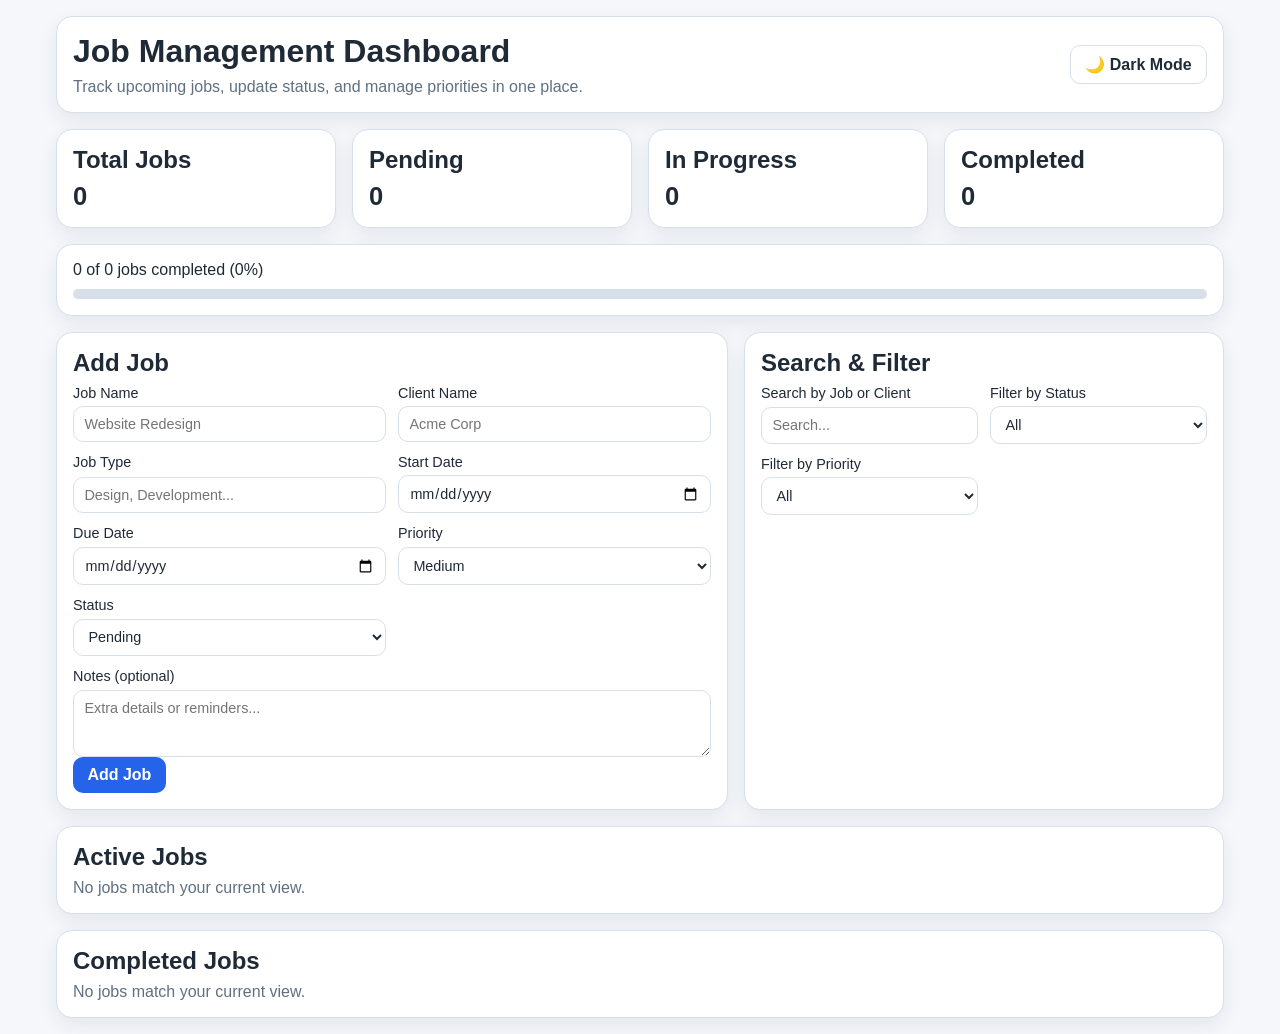
<file: index.html>
<!DOCTYPE html>
<html lang="en">
  <head>
    <meta charset="UTF-8" />
    <meta name="viewport" content="width=device-width, initial-scale=1.0" />
    <title>Upcoming Jobs Alert & Job Status Manager</title>
    <link rel="stylesheet" href="style.css" />
  </head>
  <body>
    <div class="job-shell">
      <header class="job-header-main card">
        <div>
          <h1>Job Management Dashboard</h1>
          <p class="muted">Track upcoming jobs, update status, and manage priorities in one place.</p>
        </div>
        <button id="darkModeToggle" class="btn secondary" type="button" aria-label="Toggle dark mode">
          🌙 Dark Mode
        </button>
      </header>

      <section id="notificationBanner" class="notification hidden" aria-live="polite"></section>

      <section class="stats-grid" aria-label="Job status summary">
        <article class="stat-card card">
          <h2>Total Jobs</h2>
          <p id="totalJobs">0</p>
        </article>
        <article class="stat-card card">
          <h2>Pending</h2>
          <p id="pendingJobs">0</p>
        </article>
        <article class="stat-card card">
          <h2>In Progress</h2>
          <p id="inProgressJobs">0</p>
        </article>
        <article class="stat-card card">
          <h2>Completed</h2>
          <p id="completedJobs">0</p>
        </article>
      </section>

      <section class="card completion-section" aria-label="Completion summary">
        <div class="completion-row">
          <span id="completionText">0 of 0 jobs completed (0%)</span>
          <div class="progress-track" role="progressbar" aria-valuemin="0" aria-valuemax="100" aria-valuenow="0">
            <div id="progressBar" class="progress-fill"></div>
          </div>
        </div>
      </section>

      <section class="layout-grid">
        <article class="card form-card">
          <h2>Add Job</h2>
          <form id="jobForm" novalidate>
            <div class="form-grid">
              <label>
                Job Name
                <input type="text" name="jobName" required placeholder="Website Redesign" />
              </label>
              <label>
                Client Name
                <input type="text" name="clientName" required placeholder="Acme Corp" />
              </label>
              <label>
                Job Type
                <input type="text" name="jobType" required placeholder="Design, Development..." />
              </label>
              <label>
                Start Date
                <input type="date" name="startDate" required />
              </label>
              <label>
                Due Date
                <input type="date" name="dueDate" required />
              </label>
              <label>
                Priority
                <select name="priority" required>
                  <option value="Low">Low</option>
                  <option value="Medium" selected>Medium</option>
                  <option value="High">High</option>
                </select>
              </label>
              <label>
                Status
                <select name="status" required>
                  <option value="Pending" selected>Pending</option>
                  <option value="In Progress">In Progress</option>
                  <option value="Completed">Completed</option>
                </select>
              </label>
              <label class="full-width">
                Notes (optional)
                <textarea name="notes" rows="3" placeholder="Extra details or reminders..."></textarea>
              </label>
            </div>
            <button class="btn primary" type="submit">Add Job</button>
          </form>
        </article>

        <article class="card filters-card">
          <h2>Search & Filter</h2>
          <div class="filters-grid">
            <label>
              Search by Job or Client
              <input id="searchInput" type="search" placeholder="Search..." />
            </label>
            <label>
              Filter by Status
              <select id="statusFilter">
                <option value="All">All</option>
                <option value="Pending">Pending</option>
                <option value="In Progress">In Progress</option>
                <option value="Completed">Completed</option>
              </select>
            </label>
            <label>
              Filter by Priority
              <select id="priorityFilter">
                <option value="All">All</option>
                <option value="Low">Low</option>
                <option value="Medium">Medium</option>
                <option value="High">High</option>
              </select>
            </label>
          </div>
        </article>
      </section>

      <section class="jobs-sections" aria-label="Job lists">
        <article class="card">
          <h2>Active Jobs</h2>
          <div id="activeJobs" class="jobs-list"></div>
        </article>

        <article class="card">
          <h2>Completed Jobs</h2>
          <div id="completedJobsList" class="jobs-list"></div>
        </article>
      </section>
    </div>

    <template id="jobCardTemplate">
      <article class="job-card">
        <header class="job-header">
          <div>
            <h3 class="job-title"></h3>
            <p class="job-client muted"></p>
          </div>
          <div class="badges"></div>
        </header>

        <dl class="job-meta">
          <div><dt>Type</dt><dd class="job-type"></dd></div>
          <div><dt>Start</dt><dd class="job-start"></dd></div>
          <div><dt>Due</dt><dd class="job-due"></dd></div>
        </dl>

        <p class="job-notes muted"></p>

        <div class="job-actions">
          <label>
            Status
            <select class="status-select">
              <option value="Pending">Pending</option>
              <option value="In Progress">In Progress</option>
              <option value="Completed">Completed</option>
            </select>
          </label>
          <button class="btn danger delete-btn" type="button">Delete</button>
        </div>
      </article>
    </template>

    <script src="script.js"></script>
  </body>
</html>
</file>
<file: style.css>
:root {
  --bg: #f5f7fb;
  --surface: #ffffff;
  --text: #1f2a37;
  --muted: #607080;
  --border: #d7dfeb;
  --shadow: 0 8px 20px rgba(31, 42, 55, 0.08);
  --primary: #2563eb;
  --danger: #dc2626;
  --success: #16a34a;
  --warning: #f59e0b;
  --info: #2563eb;
  --radius: 16px;
}

body.dark {
  --bg: #0f172a;
  --surface: #1e293b;
  --text: #e2e8f0;
  --muted: #9fb0c8;
  --border: #334155;
  --shadow: 0 8px 24px rgba(2, 6, 23, 0.45);
  --primary: #60a5fa;
  --danger: #f87171;
  --success: #4ade80;
  --warning: #fbbf24;
  --info: #60a5fa;
}

* {
  box-sizing: border-box;
}

body {
  margin: 0;
  font-family: "Inter", "Segoe UI", Tahoma, sans-serif;
  background: var(--bg);
  color: var(--text);
}

.job-shell {
  max-width: 1200px;
  margin: 0 auto;
  padding: 1rem;
  display: grid;
  gap: 1rem;
}

.card {
  background: var(--surface);
  border: 1px solid var(--border);
  border-radius: var(--radius);
  box-shadow: var(--shadow);
  padding: 1rem;
}

.job-header-main {
  display: flex;
  justify-content: space-between;
  align-items: center;
  gap: 1rem;
}

h1,
h2,
h3 {
  margin: 0 0 0.5rem;
}

.muted {
  margin: 0;
  color: var(--muted);
}

.notification {
  padding: 0.75rem 1rem;
  border-radius: 10px;
  background: rgba(37, 99, 235, 0.12);
  border: 1px solid rgba(37, 99, 235, 0.4);
  color: var(--text);
}

.hidden {
  display: none;
}

.stats-grid {
  display: grid;
  grid-template-columns: repeat(4, minmax(150px, 1fr));
  gap: 1rem;
}

.stat-card p {
  font-size: 1.6rem;
  font-weight: 700;
  margin: 0;
}

.completion-row {
  display: grid;
  gap: 0.6rem;
}

.progress-track {
  height: 10px;
  background: var(--border);
  border-radius: 999px;
  overflow: hidden;
}

.progress-fill {
  height: 100%;
  width: 0;
  background: linear-gradient(90deg, var(--primary), var(--success));
  transition: width 0.35s ease;
}

.layout-grid {
  display: grid;
  grid-template-columns: 1.4fr 1fr;
  gap: 1rem;
}

.form-grid,
.filters-grid {
  display: grid;
  grid-template-columns: repeat(2, minmax(150px, 1fr));
  gap: 0.75rem;
}

label {
  font-size: 0.9rem;
  display: grid;
  gap: 0.35rem;
}

.full-width {
  grid-column: 1 / -1;
}

input,
select,
textarea,
button {
  font: inherit;
}

input,
select,
textarea {
  border: 1px solid var(--border);
  border-radius: 10px;
  background: var(--surface);
  color: var(--text);
  padding: 0.55rem 0.65rem;
}

.btn {
  border: none;
  border-radius: 10px;
  padding: 0.55rem 0.9rem;
  cursor: pointer;
  font-weight: 600;
}

.btn.primary {
  background: var(--primary);
  color: #fff;
}

.btn.secondary {
  background: var(--surface);
  border: 1px solid var(--border);
  color: var(--text);
}

.btn.danger {
  background: rgba(220, 38, 38, 0.14);
  color: var(--danger);
}

.jobs-sections {
  display: grid;
  grid-template-columns: 1fr;
  gap: 1rem;
}

.jobs-list {
  display: grid;
  gap: 0.85rem;
}

.job-card {
  border: 1px solid var(--border);
  border-radius: 14px;
  padding: 0.9rem;
  background: color-mix(in srgb, var(--surface), transparent 5%);
  transition: transform 0.2s ease, box-shadow 0.2s ease;
}

.job-card.status-change {
  animation: pulse 0.45s ease;
}

@keyframes pulse {
  0% { transform: scale(1); }
  50% { transform: scale(1.01); }
  100% { transform: scale(1); }
}

.job-header {
  display: flex;
  justify-content: space-between;
  align-items: flex-start;
  gap: 0.7rem;
}

.badges {
  display: flex;
  gap: 0.4rem;
  flex-wrap: wrap;
  justify-content: flex-end;
}

.badge {
  border-radius: 999px;
  padding: 0.2rem 0.55rem;
  font-size: 0.75rem;
  font-weight: 600;
}

.badge.priority-high,
.badge.overdue {
  background: rgba(220, 38, 38, 0.15);
  color: var(--danger);
}

.badge.priority-medium,
.badge.due-soon {
  background: rgba(245, 158, 11, 0.18);
  color: #b45309;
}

.badge.priority-low,
.badge.normal {
  background: rgba(37, 99, 235, 0.14);
  color: var(--info);
}

.badge.in-progress {
  background: rgba(37, 99, 235, 0.14);
  color: var(--info);
}

.badge.completed {
  background: rgba(22, 163, 74, 0.2);
  color: var(--success);
}

.job-meta {
  margin: 0.75rem 0;
  display: grid;
  grid-template-columns: repeat(3, minmax(80px, 1fr));
  gap: 0.5rem;
}

.job-meta dt {
  font-size: 0.78rem;
  color: var(--muted);
}

.job-meta dd {
  margin: 0.2rem 0 0;
  font-weight: 600;
}

.job-actions {
  display: flex;
  justify-content: space-between;
  align-items: center;
  gap: 0.8rem;
}

@media (max-width: 900px) {
  .stats-grid {
    grid-template-columns: repeat(2, minmax(130px, 1fr));
  }

  .layout-grid {
    grid-template-columns: 1fr;
  }
}

@media (max-width: 640px) {
  .job-header-main {
    flex-direction: column;
    align-items: flex-start;
  }

  .form-grid,
  .filters-grid,
  .job-meta {
    grid-template-columns: 1fr;
  }

  .job-actions {
    flex-direction: column;
    align-items: stretch;
  }
}
</file>
